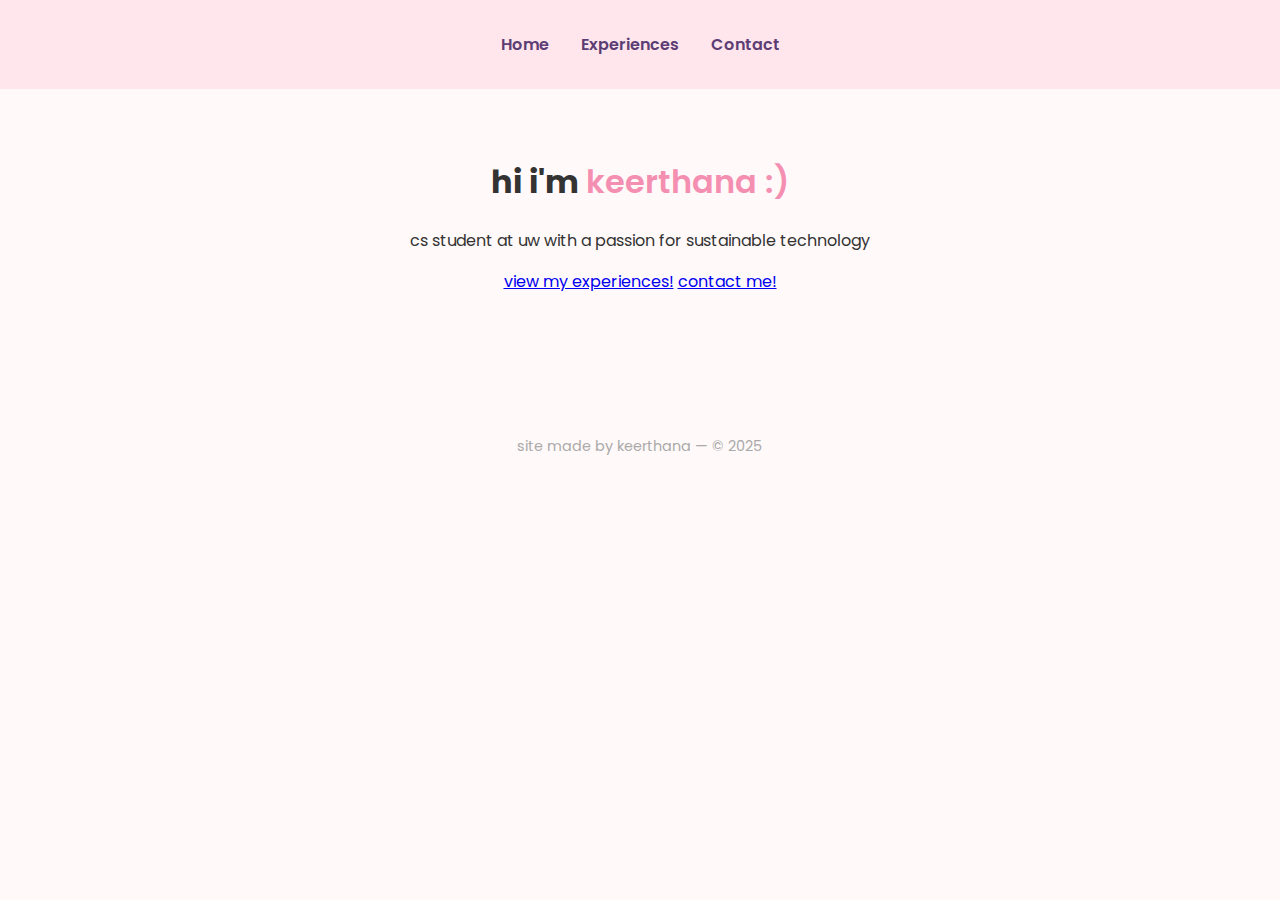
<file: index.html>
<!DOCTYPE html>
<html lang="en">
<head>
  <meta charset="UTF-8" />
  <meta name="viewport" content="width=device-width, initial-scale=1.0"/>
  <title>Keerthana Kompella</title>
  <link rel="stylesheet" href="style.css" />
  <link href="https://fonts.googleapis.com/css2?family=Poppins:wght@300;600&display=swap" rel="stylesheet">
</head>
<body>
  <header>
    <nav>
      <ul class="nav-links">
        <li><a href="index.html">Home</a></li>
        <li><a href = "experiences.html">Experiences</a></li>
        <li><a href="contact.html">Contact</a></li>
      </ul>
    </nav>
  </header>

  <main class="container">
    <h1>hi i'm <span class="highlight">keerthana :)</span></h1>
    <p class="tagline">cs student at uw with a passion for sustainable technology</p>

    <div class="btn-group">
      <a href="experiences.html" class="button">view my experiences!</a>
      <a href="contact.html" class="button">contact me!</a>
    </div>
  </main>

  <footer>
    <p>site made by keerthana &mdash; © 2025</p>
  </footer>
</body>
</html>
</file>
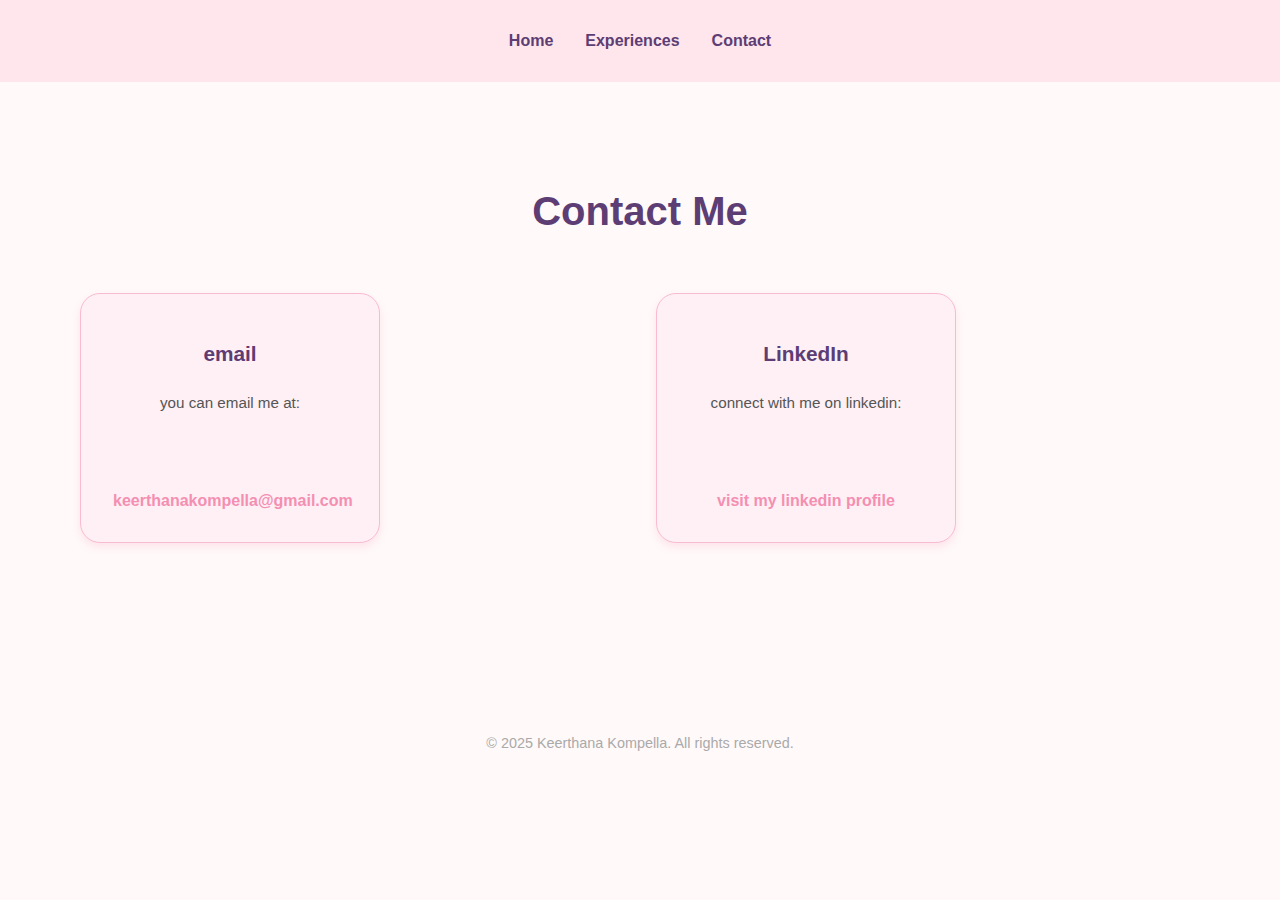
<file: contact.html>
<!DOCTYPE html>
<html lang="en">
<head>
  <meta charset="UTF-8" />
  <meta name="viewport" content="width=device-width, initial-scale=1.0"/>
  <title>Contact - Keerthana</title>
  <link rel="stylesheet" href="style.css"/>
</head>
<body>
  <header>
    <nav>
      <ul class="nav-links">
        <li><a href="index.html">Home</a></li>
        <li><a href="experiences.html">Experiences</a></li>
        <li><a href="contact.html" class="highlight">Contact</a></li>
      </ul>
    </nav>
  </header>

  <main class="container">
    <section class="contact-info">
      <h1>Contact Me</h1>

      <div class="contact-methods">
        <div class="contact-card">
          <h3>email</h3>
          <p>you can email me at:</p>
          <a href="keerthanakompella@gmail.com">keerthanakompella@gmail.com</a>
        </div>

        <div class="contact-card">
          <h3>LinkedIn</h3>
          <p>connect with me on linkedin:</p>
          <a href="https://www.linkedin.com/in/keerthanak" target="_blank">visit my linkedin profile</a>
        </div>
      </div>
    </section>
  </main>

  <footer>
    &copy; 2025 Keerthana Kompella. All rights reserved.
  </footer>
</body>
</html>
</file>
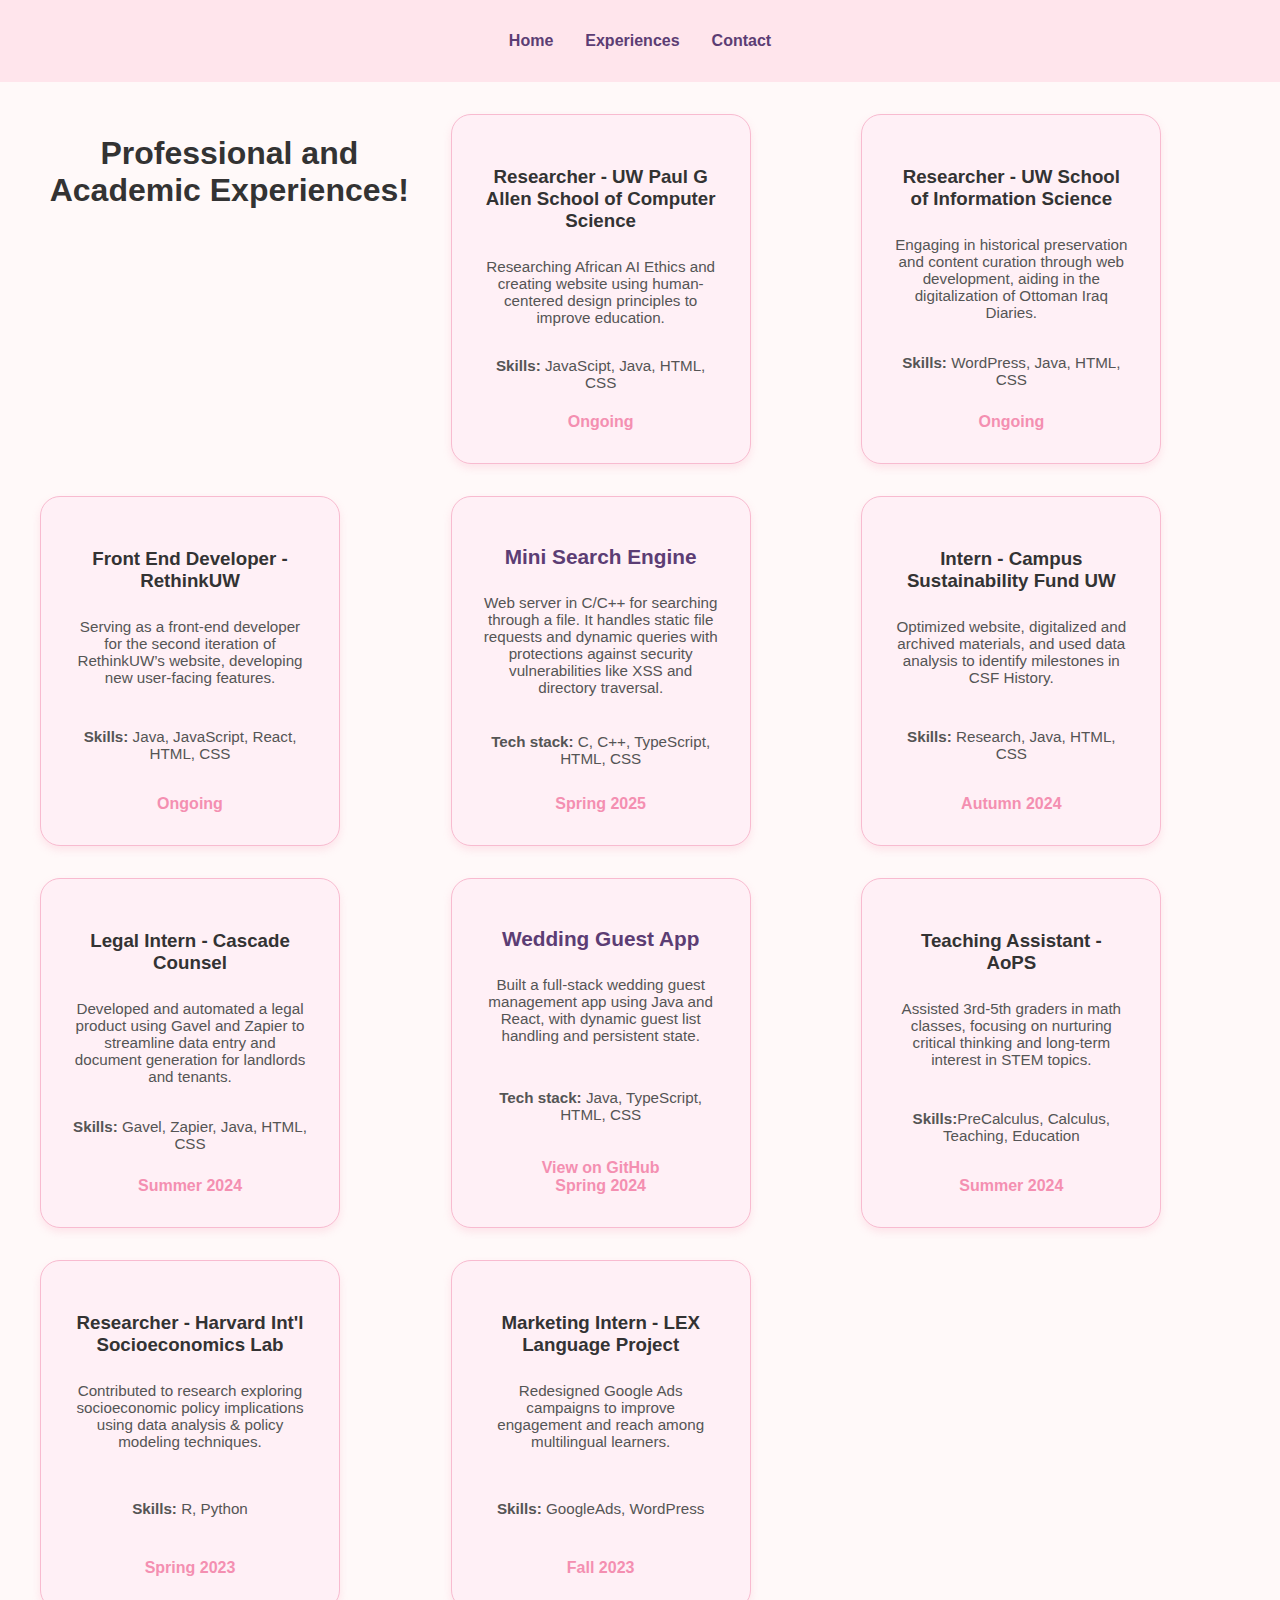
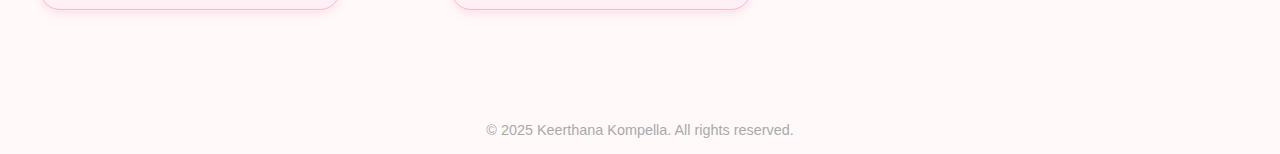
<file: experiences.html>
<!DOCTYPE html>
<html lang="en">
<head>
  <meta charset="UTF-8" />
  <meta name="viewport" content="width=device-width, initial-scale=1.0"/>
  <title>Experiences - Keerthana</title>
  <link rel="stylesheet" href="style.css" />
</head>
<body>
  <header>
    <nav>
      <ul class="nav-links">
        <li><a href="index.html">Home</a></li>
        <li><a href="experiences.html" class="highlight">Experiences</a></li>
        <li><a href="contact.html">Contact</a></li>
      </ul>
    </nav>
  </header>

  <main class="projects-container container">
    <h1>Professional and Academic Experiences!</h1>

    <div class="project-card">
        <h3>Researcher - UW Paul G Allen School of Computer Science</h3>
        <p>Researching African AI Ethics and creating website using human-centered design principles to improve education.</p>
        <p><strong>Skills:</strong> JavaScipt, Java, HTML, CSS</p>
        <span class="highlight">Ongoing</span>
    </div>

    <div class="project-card">
        <h3>Researcher - UW School of Information Science</h3>
        <p>Engaging in historical preservation and content curation through web development, aiding in the digitalization of Ottoman Iraq Diaries.</p>
        <p><strong>Skills:</strong> WordPress, Java, HTML, CSS</p>
        <span class="highlight">Ongoing</span>
    </div>

    <div class="project-card">
        <h3>Front End Developer - RethinkUW</h3>
        <p>Serving as a front-end developer for the second iteration of RethinkUW’s website, developing new user-facing features.</p>
        <p><strong>Skills:</strong> Java, JavaScript, React, HTML, CSS</p>
        <span class="highlight">Ongoing</span>
    </div>

    <div class="project-card">
        <h2>Mini Search Engine</h2>
        <p>Web server in C/C++ for searching through a file. It handles static file requests and dynamic queries with protections against security vulnerabilities like XSS and directory traversal.</p>
        <p><strong>Tech stack:</strong> C, C++, TypeScript, HTML, CSS</p>
        <span class="highlight">Spring 2025</span>
      </div>

    <div class="project-card">
        <h3>Intern - Campus Sustainability Fund UW</h3>
        <p>Optimized website, digitalized and archived materials, and used data analysis to identify milestones in CSF History.</p>
        <p><strong>Skills:</strong> Research, Java, HTML, CSS</p>
        <span class="highlight">Autumn 2024</span>
    </div>

    <div class="project-card">
        <h3>Legal Intern - Cascade Counsel</h3>
        <p>Developed and automated a legal product using Gavel and Zapier to streamline data entry and document generation for landlords and tenants.</p>
        <p><strong>Skills:</strong> Gavel, Zapier, Java, HTML, CSS</p>
        <span class="highlight">Summer 2024</span>
    </div>

    <div class="project-card">
        <h2>Wedding Guest App</h2>
        <p>Built a full-stack wedding guest management app using Java and React, with dynamic guest list handling and persistent state.</p>
        <p><strong>Tech stack:</strong> Java, TypeScript, HTML, CSS</p>
        <a href="https://github.com/keerth4n4/wedding" target="_blank">View on GitHub</a>
        <span class="highlight">Spring 2024</span>
      </div>

    <div class="project-card">
        <h3>Teaching Assistant - AoPS</h3>
        <p>Assisted 3rd-5th graders in math classes, focusing on nurturing critical thinking and long-term interest in STEM topics.</p>
        <p><strong>Skills:</strong>PreCalculus, Calculus, Teaching, Education</p>
        <span class="highlight">Summer 2024</span>
    </div>

    <div class="project-card">
        <h3>Researcher - Harvard Int'l Socioeconomics Lab</h3>
        <p>Contributed to research exploring socioeconomic policy implications using data analysis & policy modeling techniques.</p>
        <p><strong>Skills:</strong> R, Python</p>
        <span class="highlight">Spring 2023</span>
    </div>

    <div class="project-card">
        <h3>Marketing Intern - LEX Language Project</h3>
        <p>Redesigned Google Ads campaigns to improve engagement and reach among multilingual learners.</p>
        <p><strong>Skills:</strong> GoogleAds, WordPress</p>
        <span class="highlight">Fall 2023</span>
    </div>
  </main>

  <footer>
    &copy; 2025 Keerthana Kompella. All rights reserved.
  </footer>
</body>
</html>
</file>
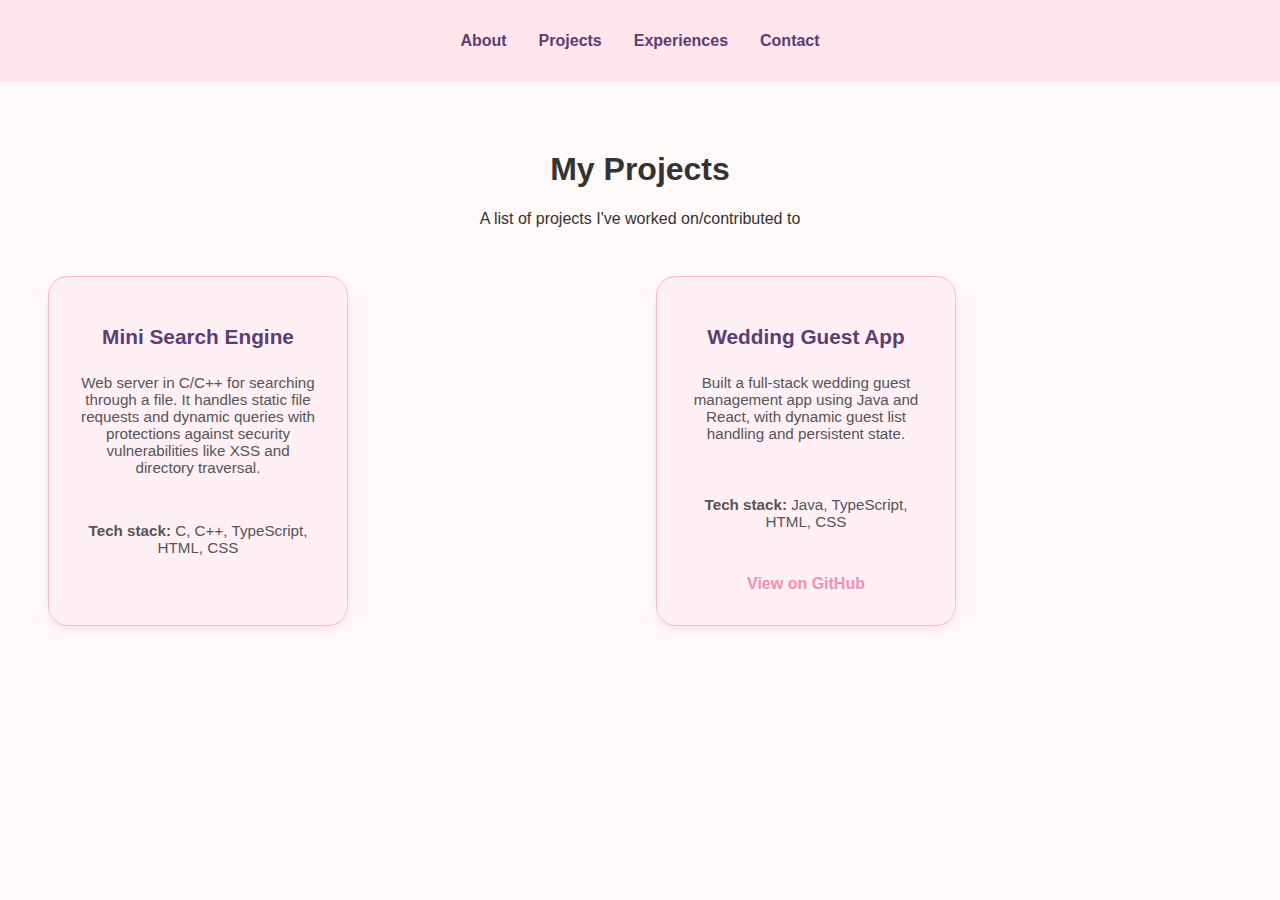
<file: projects.html>
<!DOCTYPE html>
<html lang="en">
<head>
  <meta charset="UTF-8" />
  <meta name="viewport" content="width=device-width, initial-scale=1.0"/>
  <title>Projects</title>
  <link rel="stylesheet" href="style.css"/>
</head>
<body>
  <header>
    <nav>
      <ul class="nav-links">
        <li><a href="about.html">About</a></li>
        <li><a href="projects.html">Projects</a></li>
        <li><a href="experiences.html">Experiences</a></li>
        <li><a href="contact.html">Contact</a></li>
      </ul>
    </nav>
  </header>

  <main class="container">
    <section>
      <h1>My Projects</h1>
      <p>A list of projects I've worked on/contributed to</p>
    </section>

    <div class="projects-container">
      <div class="project-card">
        <h2>Mini Search Engine</h2>
        <p>Web server in C/C++ for searching through a file. It handles static file requests and dynamic queries with protections against security vulnerabilities like XSS and directory traversal.</p>
        <p><strong>Tech stack:</strong> C, C++, TypeScript, HTML, CSS</p>
      </div>

      <div class="project-card">
        <h2>Wedding Guest App</h2>
        <p>Built a full-stack wedding guest management app using Java and React, with dynamic guest list handling and persistent state.</p>
        <p><strong>Tech stack:</strong> Java, TypeScript, HTML, CSS</p>
        <a href="https://github.com/keerth4n4/wedding" target="_blank">View on GitHub</a>
      </div>

      <!-- Add more project cards here -->
    </div>
  </main>
</body>
</html>
</file>
<file: style.css>
body {
  font-family: 'Poppins', sans-serif;
  background-color: #fff9f9;
  color: #333;
  margin: 0;
  padding: 0;
  text-align: center;
}

header {
  background-color: #ffe5ec;
  padding: 1rem 0;
}

.nav-links {
  list-style: none;
  padding: 0;
  display: flex;
  justify-content: center;
  gap: 2rem;
}

.nav-links a {
  text-decoration: none;
  color: #5c3d74;
  font-weight: 600;
}

.container {
  padding: 3rem 1rem;
}

.highlight {
  color: #f48fb1;
  font-weight: 600;
}
.projects-container {
  display: grid;
  grid-template-columns: repeat(auto-fit, minmax(280px, 1fr));
  gap: 2rem;
  padding: 2rem;
  max-width: 1200px;
  margin: 0 auto;
}

.project-card {
  background-color: #fff0f6;
  border: 1px solid #f8bbd0;
  border-radius: 20px;
  padding: 2rem;
  width: 100%;
  max-width: 300px;
  box-shadow: 0 4px 8px rgba(244, 143, 177, 0.2);
  display: flex;
  flex-direction: column;
  justify-content: space-between;
  height: 350px; /* Fixed height for uniformity */
  box-sizing: border-box;
}

.project-card:hover {
  transform: translateY(-6px);
  box-shadow: 0 6px 16px rgba(236, 64, 122, 0.25);
}

.project-card h2 {
  font-size: 1.3rem;
  margin-top: 1rem;
  color: #5c3d74;
}

.project-card p {
  color: #555;
  margin: 0.5rem 0 1rem;
  font-size: 0.95rem;
  flex-grow: 1; /* Ensure the text takes up the remaining space */
}

.project-card a {
  color: #f48fb1;
  font-weight: 600;
  text-decoration: none;
  margin-top: auto; /* Push the link to the bottom */
}

.project-card a:hover {
  text-decoration: underline;
}
.contact-info {
  padding: 2rem;
  text-align: center;
}

.contact-info h1 {
  font-size: 2.5rem;
  color: #5c3d74;
}

.contact-info p {
  font-size: 1.2rem;
  color: #666;
  margin-top: 0.5rem;
}

.contact-methods {
  display: grid;
  grid-template-columns: repeat(auto-fit, minmax(280px, 1fr));
  gap: 2rem;
  padding: 2rem;
  max-width: 1200px;
  margin: 0 auto;
}

.contact-card {
  background-color: #fff0f6;
  border: 1px solid #f8bbd0;
  border-radius: 20px;
  padding: 2rem;
  width: 100%;
  max-width: 300px;
  box-shadow: 0 4px 8px rgba(244, 143, 177, 0.2);
  display: flex;
  flex-direction: column;
  justify-content: space-between;
  height: 250px; /* Adjusted height */
  box-sizing: border-box;
}

.contact-card:hover {
  transform: translateY(-6px);
  box-shadow: 0 6px 16px rgba(236, 64, 122, 0.25);
}

.contact-card h3 {
  font-size: 1.3rem;
  margin-top: 1rem;
  color: #5c3d74;
}

.contact-card p {
  color: #555;
  margin: 0.5rem 0;
  font-size: 0.95rem;
  flex-grow: 1; /* Ensure the text takes up the remaining space */
}

.contact-card a {
  color: #f48fb1;
  font-weight: 600;
  text-decoration: none;
  margin-top: auto; /* Push the link to the bottom */
}

.contact-card a:hover {
  text-decoration: underline;
}

footer {
  margin-top: 4rem;
  padding: 1rem 0;
  font-size: 0.9rem;
  color: #aaa;
}
</file>
